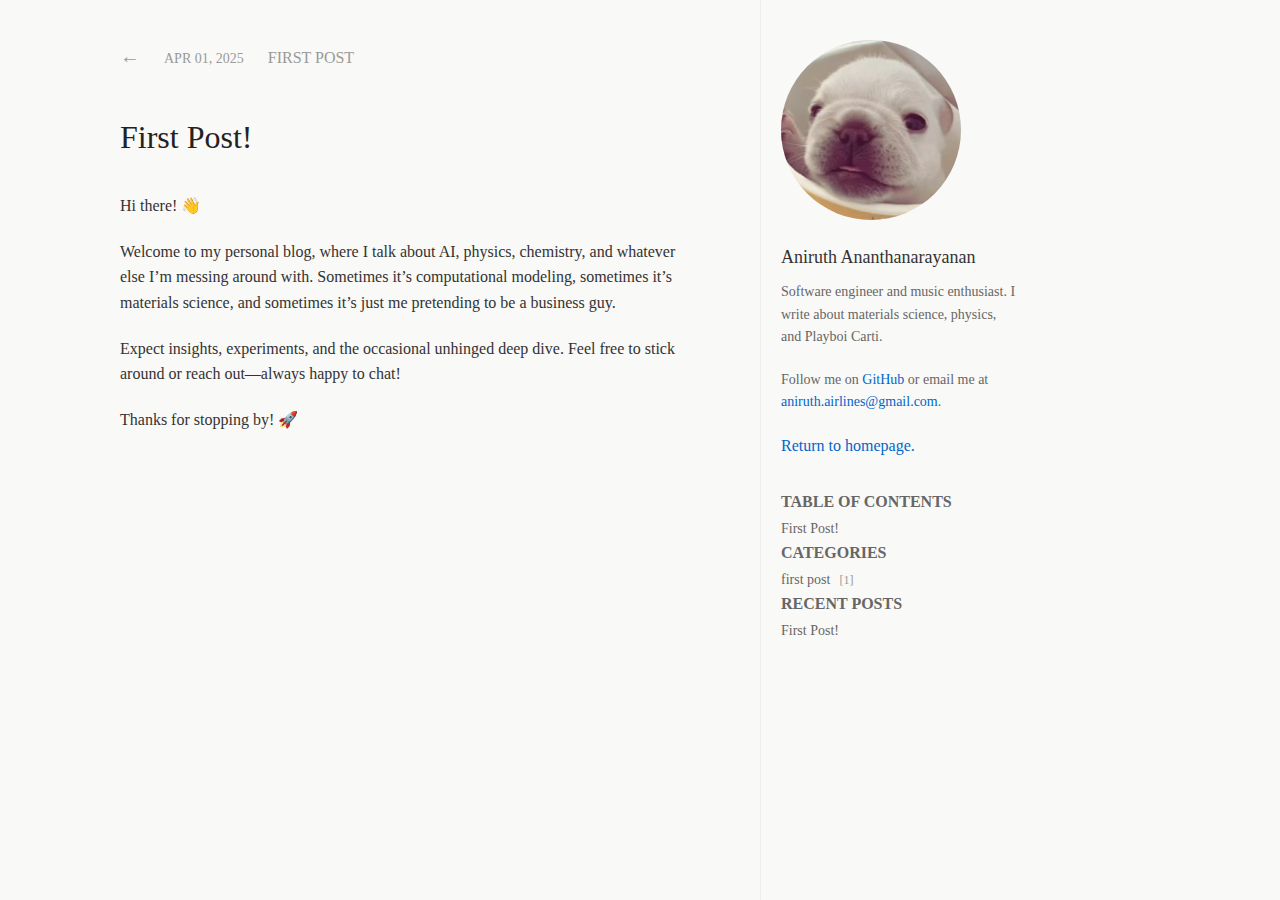
<file: blog.html>
<!DOCTYPE html>
<html lang="en">
<head>
    <meta charset="UTF-8">
    <meta name="viewport" content="width=device-width, initial-scale=1.0">
    <title>My Personal Blog</title>
    <style>
        /* Reset and base styles */
        * {
            margin: 0;
            padding: 0;
            box-sizing: border-box;
        }
        
        body {
            font-family: "Times New Roman", Times, serif;
            font-size: 16px;
            line-height: 1.6;
            color: #333;
            background-color: #f9f9f7;
            max-width: 1200px;
            margin: 0 auto;
            padding: 0 20px;
        }
        
        /* Layout */
        .container {
            display: flex;
            min-height: 100vh;
        }
        
        /* Main content */
        .content {
            flex: 1;
            padding: 40px 60px;
            max-width: 700px;
        }
        
        /* Sidebar */
        .sidebar {
            width: 280px;
            padding: 40px 20px;
            border-left: 1px solid #eee;
        }
        
        @media (max-width: 900px) {
            .container {
                flex-direction: column;
            }
            .sidebar {
                width: 100%;
                border-left: none;
                border-top: 1px solid #eee;
            }
            .content {
                padding: 30px 20px;
            }
        }
        
        /* Typography */
        h1 {
            font-size: 32px;
            font-weight: normal;
            margin-bottom: 30px;
            color: #222;
        }
        
        h2 {
            font-size: 24px;
            font-weight: normal;
            margin: 40px 0 20px;
            color: #222;
        }
        
        p {
            margin-bottom: 20px;
        }
        
        a {
            color: #0066cc;
            text-decoration: none;
        }
        
        a:hover {
            text-decoration: underline;
        }
        
        /* Header */
        .header {
            margin-bottom: 40px;
        }
        
        .date {
            color: #999;
            font-size: 14px;
            margin-bottom: 10px;
        }
        
        .tags {
            display: inline-block;
            margin-left: 20px;
        }
        
        .tags a {
            color: #999;
            margin-right: 10px;
        }
        
        /* Back button */
        .back-button {
            display: inline-block;
            margin-right: 20px;
            color: #999;
            font-size: 20px;
        }
        
        /* Code blocks */
        pre {
            background-color: #f5f5f5;
            padding: 15px;
            border-radius: 3px;
            overflow-x: auto;
            margin-bottom: 20px;
            font-family: monospace;
            font-size: 14px;
        }
        
        code {
            font-family: monospace;
            background-color: #f5f5f5;
            padding: 2px 4px;
            border-radius: 3px;
            font-size: 14px;
        }
        
        /* Sidebar styles */
        .profile {
            margin-bottom: 30px;
        }
        
        .profile-image {
            width: max-content;
            max-width: 180px;
            height: auto;
            border-radius: 50%;
            margin-bottom: 15px;
        }
        
        .profile h3 {
            font-size: 18px;
            font-weight: normal;
            margin-bottom: 10px;
        }
        
        .profile p {
            font-size: 14px;
            color: #666;
        }
        
        .toc h3, .categories h3 {
            font-size: 16px;
            font-weight: bold;
            color: #666;
        }
        
        .toc ul, .categories ul {
            color: #666;
            list-style-type: none;
        }
        
        .toc li, .categories li {
            color: #666;
        }
        
        .toc a {
            font-size: 14px;
            color: #666;
            
        }
        
        .categories a {
            color: #666;
            font-size: 14px;
        }
        
        .categories .count {
            color: #999;
            font-size: 12px;
            margin-left: 5px;
        }
        
        /* Blockquote */
        blockquote {
            border-left: 3px solid #ddd;
            padding-left: 20px;
            margin-left: 0;
            margin-bottom: 20px;
            color: #666;
        }
        
        /* Emphasis */
        em {
            font-style: italic;
        }
        
        strong {
            font-weight: bold;
        }
    </style>
</head>
<body>
    <div class="container">
        <div class="content">
            
    <article id="first-post">
        <div class="header">
            <a href="#" class="back-button">←</a>
            <span class="date">APR 01, 2025</span>
            <span class="tags">
    <a href="#">FIRST POST</a> 
            </span>
        </div>
        <h1>First Post!</h1>
        <p>Hi there! 👋</p>
<p>Welcome to my personal blog, where I talk about AI, physics, chemistry, and whatever else I’m messing around with. Sometimes it’s computational modeling, sometimes it’s materials science, and sometimes it’s just me pretending to be a business guy.</p>
<p>Expect insights, experiments, and the occasional unhinged deep dive. Feel free to stick around or reach out—always happy to chat!</p>
<p>Thanks for stopping by! 🚀</p>
    </article>
    
        </div>
        
        <div class="sidebar">
            <div class="profile">
                <img src="assets/pibble.jpg" alt="Profile Picture" class="profile-image">
                <h3>Aniruth Ananthanarayanan</h3>
                <p>Software engineer and music enthusiast. I write about materials science, physics, and Playboi Carti.</p>
                <p>Follow me on <a href="https://github.com/AniruthAnanth">GitHub</a> or email me at <a href="mailto:aniruth.airlines@gmail.com">aniruth.airlines@gmail.com</a>.</p>
                <a href="index.html">Return to homepage.</a>
            </div>
            
            <div class="toc">
                <h3>TABLE OF CONTENTS</h3>
                <ul>
                    <!-- Table of contents will be generated dynamically via JavaScript -->
                </ul>
            </div>
            
            <div class="categories">
                <h3>CATEGORIES</h3>
                <ul>
                    <li><a href="#">first post</a> <span class="count">[1]</span></li>

                </ul>
            </div>
            
            <div class="toc">
                <h3>RECENT POSTS</h3>
                <ul>
                    <li><a href="#first-post">First Post!</a></li>

                </ul>
            </div>
        </div>
    </div>

    <script>
        // Generate table of contents and smooth scrolling
        document.addEventListener('DOMContentLoaded', function() {
            // Add IDs to headings if they don't have them and build TOC.
            const headings = document.querySelectorAll('h1, h2');
            const tocList = document.querySelector('.toc ul');
            headings.forEach(heading => {
                if (!heading.id) {
                    heading.id = heading.textContent.toLowerCase().replace(/[^\w]+/g, '-');
                }
                let li = document.createElement('li');
                let a = document.createElement('a');
                a.href = '#' + heading.id;
                a.textContent = heading.textContent;
                li.appendChild(a);
                tocList.appendChild(li);
            });
            
            // Smooth scrolling for TOC links.
            document.querySelectorAll('.toc a').forEach(anchor => {
                anchor.addEventListener('click', function(e) {
                    e.preventDefault();
                    const targetId = this.getAttribute('href');
                    const targetElement = document.querySelector(targetId);
                    
                    if (targetElement) {
                        window.scrollTo({
                            top: targetElement.offsetTop - 20,
                            behavior: 'smooth'
                        });
                        history.pushState(null, null, targetId);
                    }
                });
            });
            
            // Back button functionality.
            document.querySelectorAll('.back-button').forEach(btn => {
                btn.addEventListener('click', function(e) {
                    e.preventDefault();
                    window.scrollTo({
                        top: 0,
                        behavior: 'smooth'
                    });
                });
            });
        });
    </script>
</body>
</html>
</file>
